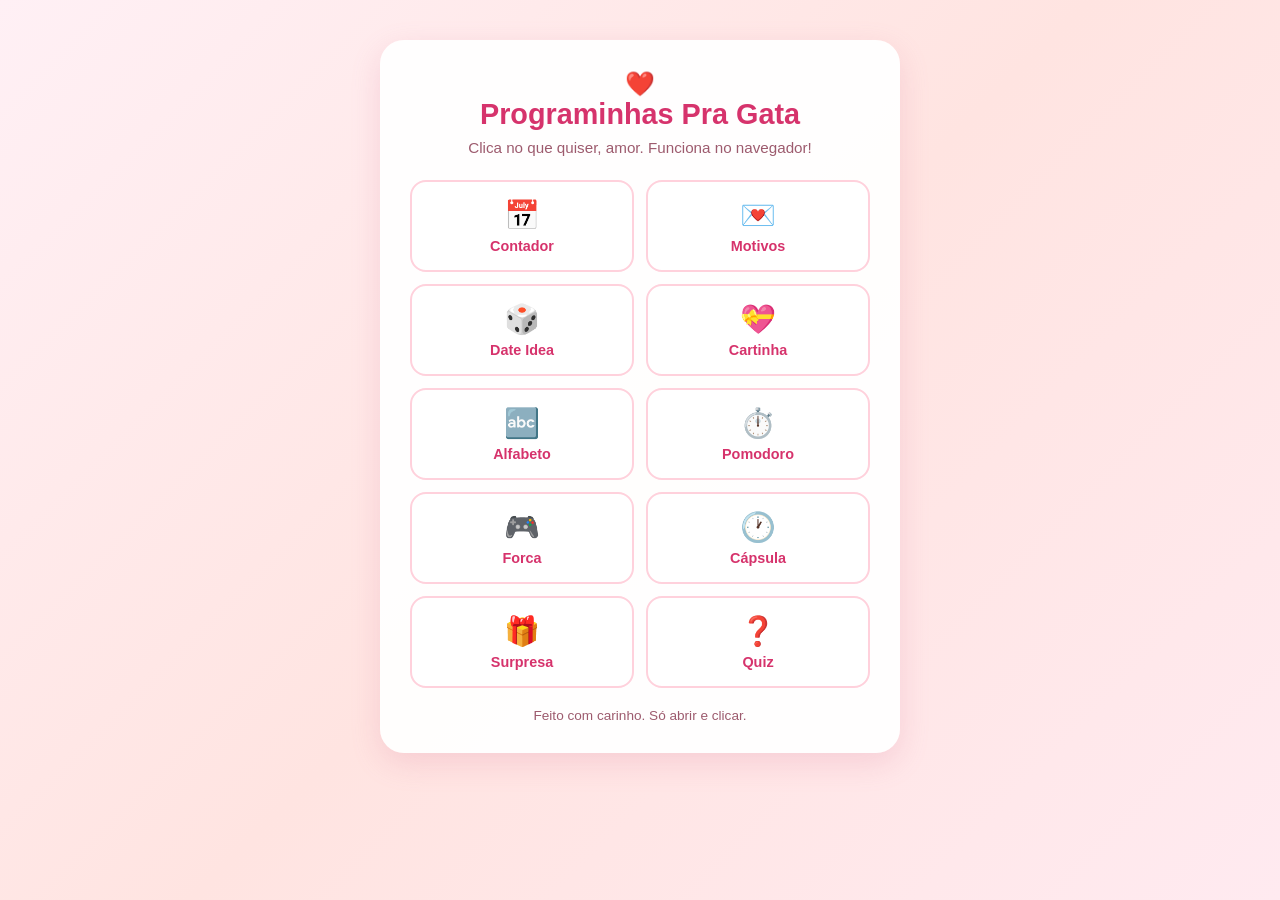
<file: html/index.html>
<!DOCTYPE html>
<html lang="pt-BR">
<head>
  <meta charset="UTF-8">
  <meta name="viewport" content="width=device-width, initial-scale=1.0">
  <title>Pra Você</title>
  <link rel="stylesheet" href="style.css">
</head>
<body>
  <div class="container">
    <div class="heart">❤️</div>
    <h1>Programinhas Pra Gata</h1>
    <p class="subtitle">Clica no que quiser, amor. Funciona no navegador!</p>

    <div class="grid">
      <a href="contador.html" class="link-card">
        <span class="icon">📅</span>
        <span class="label">Contador</span>
      </a>
      <a href="motivos.html" class="link-card">
        <span class="icon">💌</span>
        <span class="label">Motivos</span>
      </a>
      <a href="date.html" class="link-card">
        <span class="icon">🎲</span>
        <span class="label">Date Idea</span>
      </a>
      <a href="carta.html" class="link-card">
        <span class="icon">💝</span>
        <span class="label">Cartinha</span>
      </a>
      <a href="alfabeto.html" class="link-card">
        <span class="icon">🔤</span>
        <span class="label">Alfabeto</span>
      </a>
      <a href="pomodoro.html" class="link-card">
        <span class="icon">⏱️</span>
        <span class="label">Pomodoro</span>
      </a>
      <a href="forca.html" class="link-card">
        <span class="icon">🎮</span>
        <span class="label">Forca</span>
      </a>
      <a href="capsula.html" class="link-card">
        <span class="icon">🕐</span>
        <span class="label">Cápsula</span>
      </a>
      <a href="surpresa.html" class="link-card">
        <span class="icon">🎁</span>
        <span class="label">Surpresa</span>
      </a>
      <a href="quiz.html" class="link-card">
        <span class="icon">❓</span>
        <span class="label">Quiz</span>
      </a>
    </div>

    <p style="margin-top: 20px; color: #9d5b6e; font-size: 0.85rem;">
      Feito com carinho. Só abrir e clicar.
    </p>
  </div>
</body>
</html>
</file>
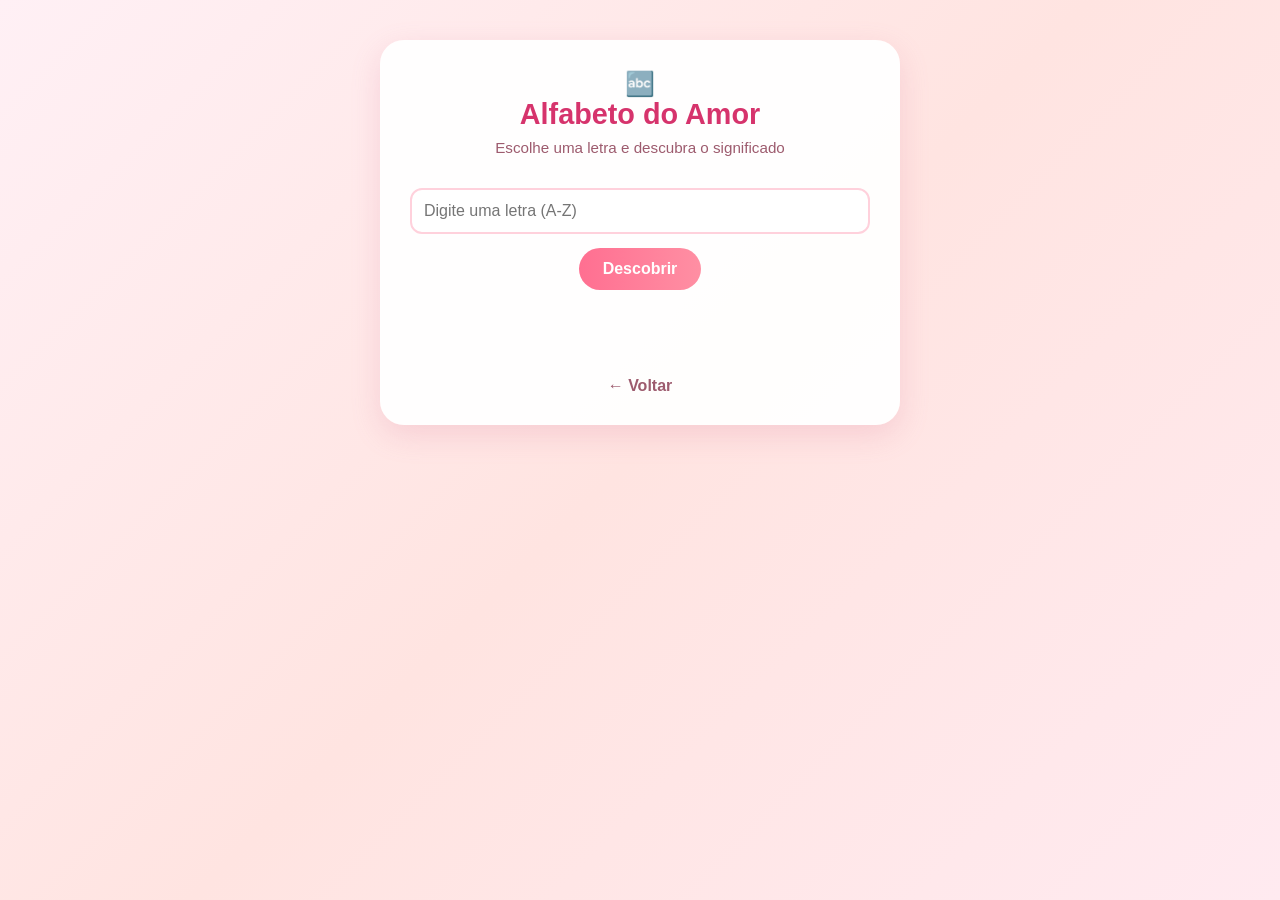
<file: html/alfabeto.html>
<!DOCTYPE html>
<html lang="pt-BR">
<head>
  <meta charset="UTF-8">
  <meta name="viewport" content="width=device-width, initial-scale=1.0">
  <title>Alfabeto do Amor</title>
  <link rel="stylesheet" href="style.css">
</head>
<body>
  <div class="container">
    <div class="heart">🔤</div>
    <h1>Alfabeto do Amor</h1>
    <p class="subtitle">Escolhe uma letra e descubra o significado</p>

    <input type="text" id="letra" maxlength="1" placeholder="Digite uma letra (A-Z)">
    <button onclick="ver()">Descobrir</button>

    <div class="result" id="resultado"></div>

    <a href="index.html" class="voltar">← Voltar</a>
  </div>

  <script>
    const alfabeto = {
      A: "Amor que só cresce",
      B: "Beijo que acalma",
      C: "Carinho sem fim",
      D: "Dias felizes com você",
      E: "Encontro que sonho",
      F: "Felicidade em você",
      G: "Gratidão por ter você",
      H: "Humor que me contagia",
      I: "Infinito é pouco",
      J: "Juntos em tudo",
      L: "Luz da minha vida",
      M: "Meu mundo é você",
      N: "Nossa história linda",
      O: "Olhar que me derrete",
      P: "Parte de mim",
      Q: "Quero você sempre",
      R: "Risada que amo",
      S: "Sonho realizado",
      T: "Te amo demais",
      U: "Única pra mim",
      V: "Vida ao seu lado",
      X: "Xodó do meu coração",
      Z: "Zelo e cuidado"
    };

    function ver() {
      const letra = document.getElementById('letra').value.toUpperCase();
      const res = document.getElementById('resultado');
      if (alfabeto[letra]) {
        res.textContent = `${letra} é: ${alfabeto[letra]}`;
      } else {
        res.textContent = "Ainda não sei... mas com certeza tem a ver com você.";
      }
    }

    document.getElementById('letra').addEventListener('keypress', e => {
      if (e.key === 'Enter') ver();
    });
  </script>
</body>
</html>
</file>
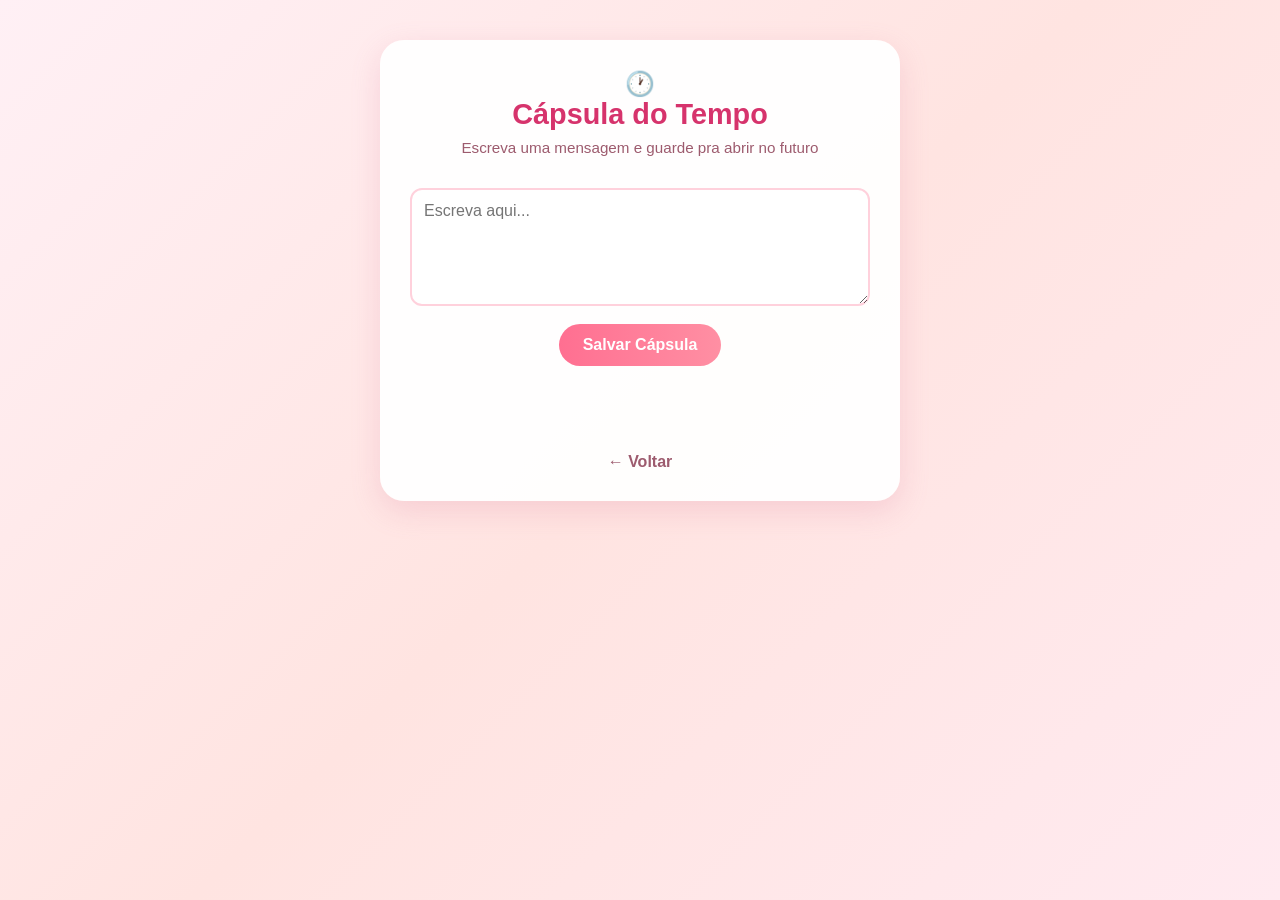
<file: html/capsula.html>
<!DOCTYPE html>
<html lang="pt-BR">
<head>
  <meta charset="UTF-8">
  <meta name="viewport" content="width=device-width, initial-scale=1.0">
  <title>Cápsula do Tempo</title>
  <link rel="stylesheet" href="style.css">
</head>
<body>
  <div class="container">
    <div class="heart">🕐</div>
    <h1>Cápsula do Tempo</h1>
    <p class="subtitle">Escreva uma mensagem e guarde pra abrir no futuro</p>

    <textarea id="mensagem" rows="5" placeholder="Escreva aqui..."></textarea>
    <button onclick="salvar()">Salvar Cápsula</button>

    <div class="result" id="resultado"></div>

    <a href="index.html" class="voltar">← Voltar</a>
  </div>

  <script>
    function salvar() {
      const texto = document.getElementById('mensagem').value;
      if (!texto.trim()) {
        document.getElementById('resultado').textContent = 'Escreve algo antes de salvar!';
        return;
      }

      const hoje = new Date().toISOString().split('T')[0];
      const conteudo = `Cápsula do Tempo - ${hoje}\n====================\n${texto}\n====================\n`;
      const blob = new Blob([conteudo], { type: 'text/plain' });
      const url = URL.createObjectURL(blob);
      const a = document.createElement('a');
      a.href = url;
      a.download = `capsula_${hoje}.txt`;
      a.click();
      URL.revokeObjectURL(url);

      document.getElementById('resultado').textContent = 'Cápsula salva! Guarde o arquivo com carinho.';
    }
  </script>
</body>
</html>
</file>
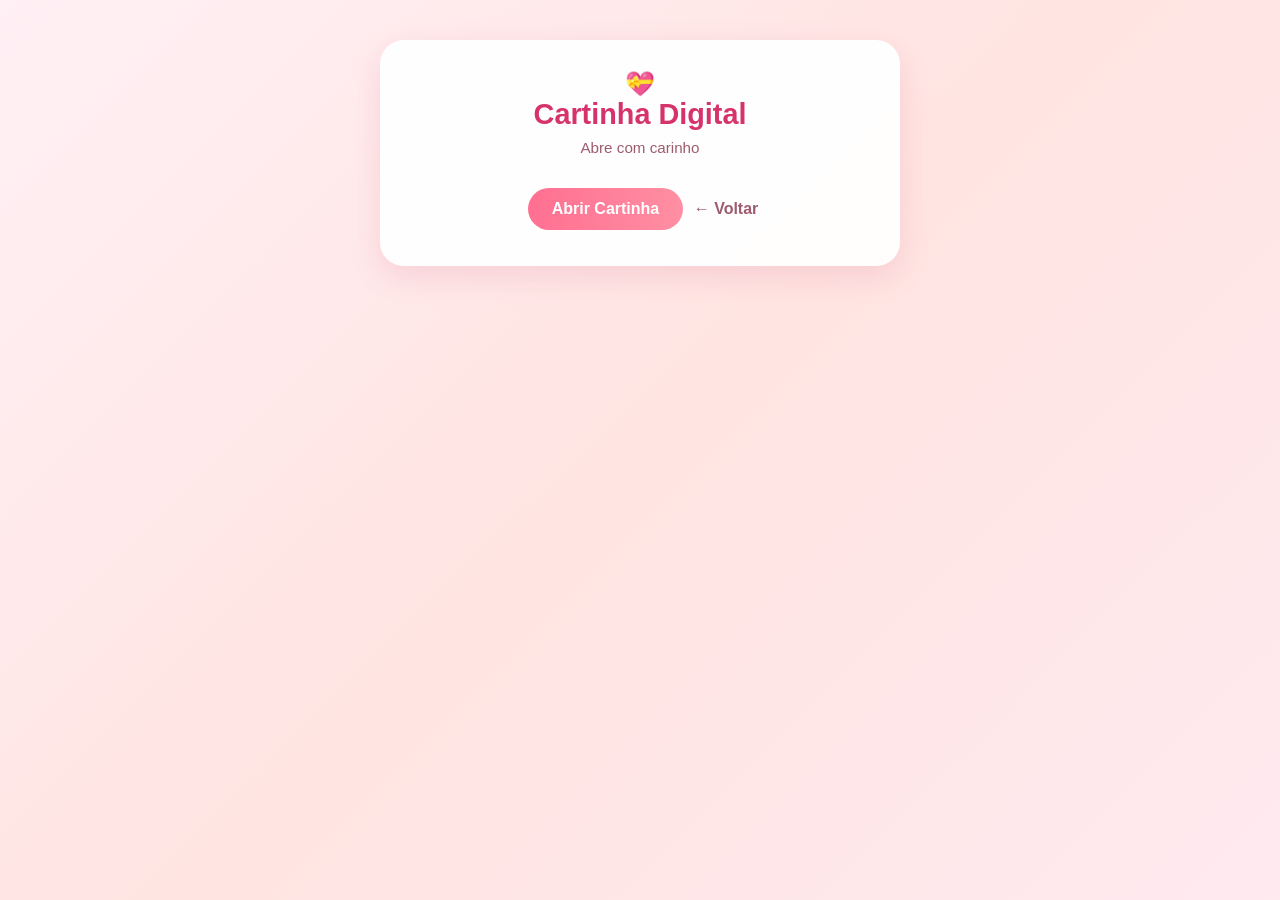
<file: html/carta.html>
<!DOCTYPE html>
<html lang="pt-BR">
<head>
  <meta charset="UTF-8">
  <meta name="viewport" content="width=device-width, initial-scale=1.0">
  <title>Cartinha Digital</title>
  <link rel="stylesheet" href="style.css">
</head>
<body>
  <div class="container">
    <div class="heart">💝</div>
    <h1>Cartinha Digital</h1>
    <p class="subtitle">Abre com carinho</p>

    <button id="btn" onclick="mostrar()">Abrir Cartinha</button>

    <div class="carta" id="carta" style="display: none;">
      <p>Oi, amor,</p>
      <p>
        Sei que às vezes as palavras sozinhas não são suficientes,
        então deixei esse programinha aqui pra te lembrar uma coisa bem importante:
      </p>
      <p style="text-align: center; font-size: 1.3rem; color: #d6336c; margin: 20px 0;">
        <strong>Eu te amo. Hoje, amanhã e sempre.</strong>
      </p>
      <p>
        Obrigado por ser você. Obrigado por existir.
      </p>
      <p style="text-align: right;">Com amor,<br>Eu</p>
    </div>

    <a href="index.html" class="voltar">← Voltar</a>
  </div>

  <script>
    function mostrar() {
      document.getElementById('carta').style.display = 'block';
      document.getElementById('btn').style.display = 'none';
    }
  </script>
</body>
</html>
</file>
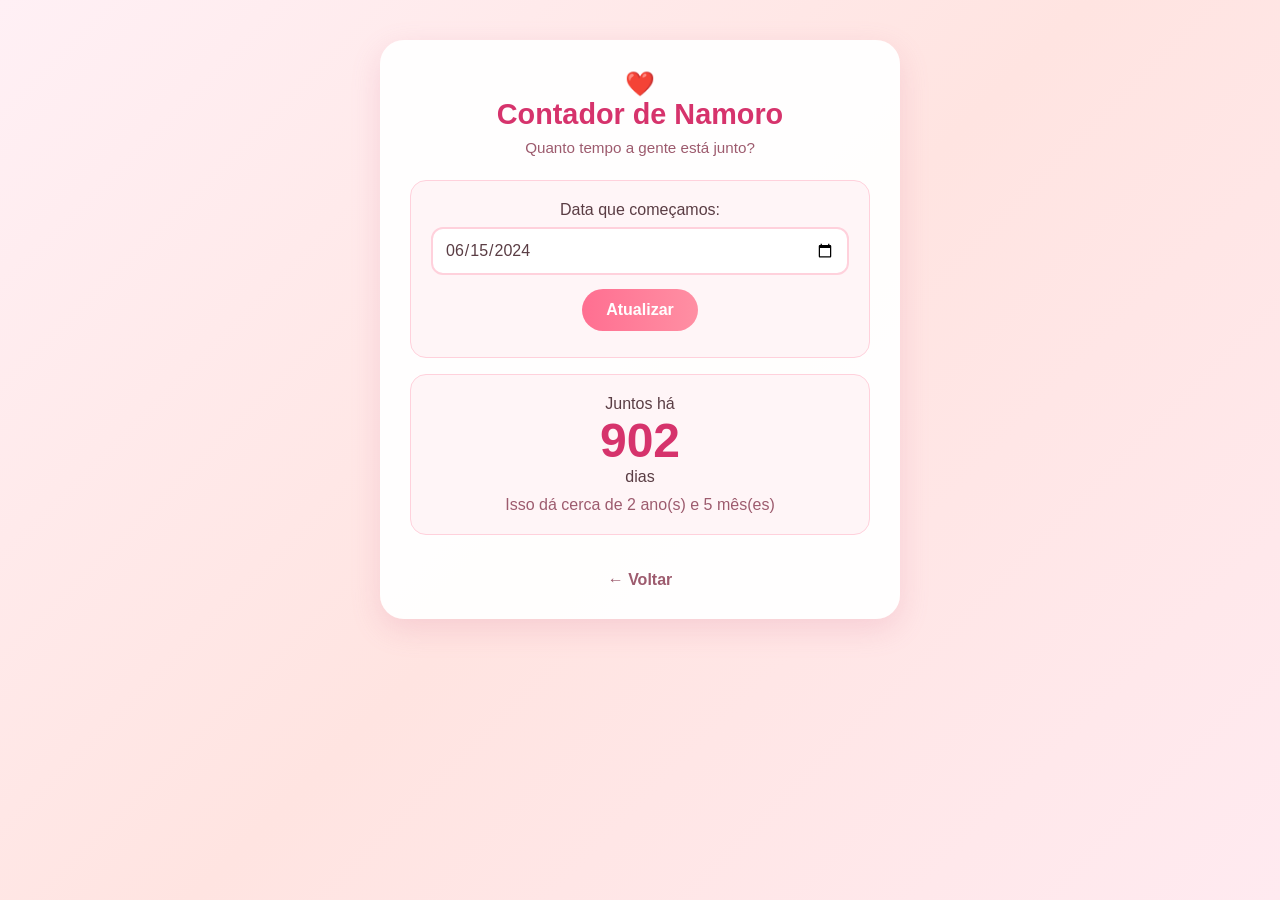
<file: html/contador.html>
<!DOCTYPE html>
<html lang="pt-BR">
<head>
  <meta charset="UTF-8">
  <meta name="viewport" content="width=device-width, initial-scale=1.0">
  <title>Contador de Namoro</title>
  <link rel="stylesheet" href="style.css">
</head>
<body>
  <div class="container">
    <div class="heart">❤️</div>
    <h1>Contador de Namoro</h1>
    <p class="subtitle">Quanto tempo a gente está junto?</p>

    <div class="card">
      <label for="data">Data que começamos:</label>
      <input type="date" id="data" value="2024-06-15">
      <button onclick="calcular()">Atualizar</button>
    </div>

    <div class="card">
      <p>Juntos há</p>
      <div class="big-number" id="dias">0</div>
      <p>dias</p>
      <p id="detalhe" style="margin-top: 10px; color: #9d5b6e;"></p>
    </div>

    <a href="index.html" class="voltar">← Voltar</a>
  </div>

  <script>
    function calcular() {
      const inicio = new Date(document.getElementById('data').value);
      const hoje = new Date();
      const diff = Math.floor((hoje - inicio) / (1000 * 60 * 60 * 24));
      const anos = Math.floor(diff / 365);
      const meses = Math.floor((diff % 365) / 30);

      document.getElementById('dias').textContent = diff;
      document.getElementById('detalhe').textContent = `Isso dá cerca de ${anos} ano(s) e ${meses} mês(es)`;
    }

    calcular();
  </script>
</body>
</html>
</file>
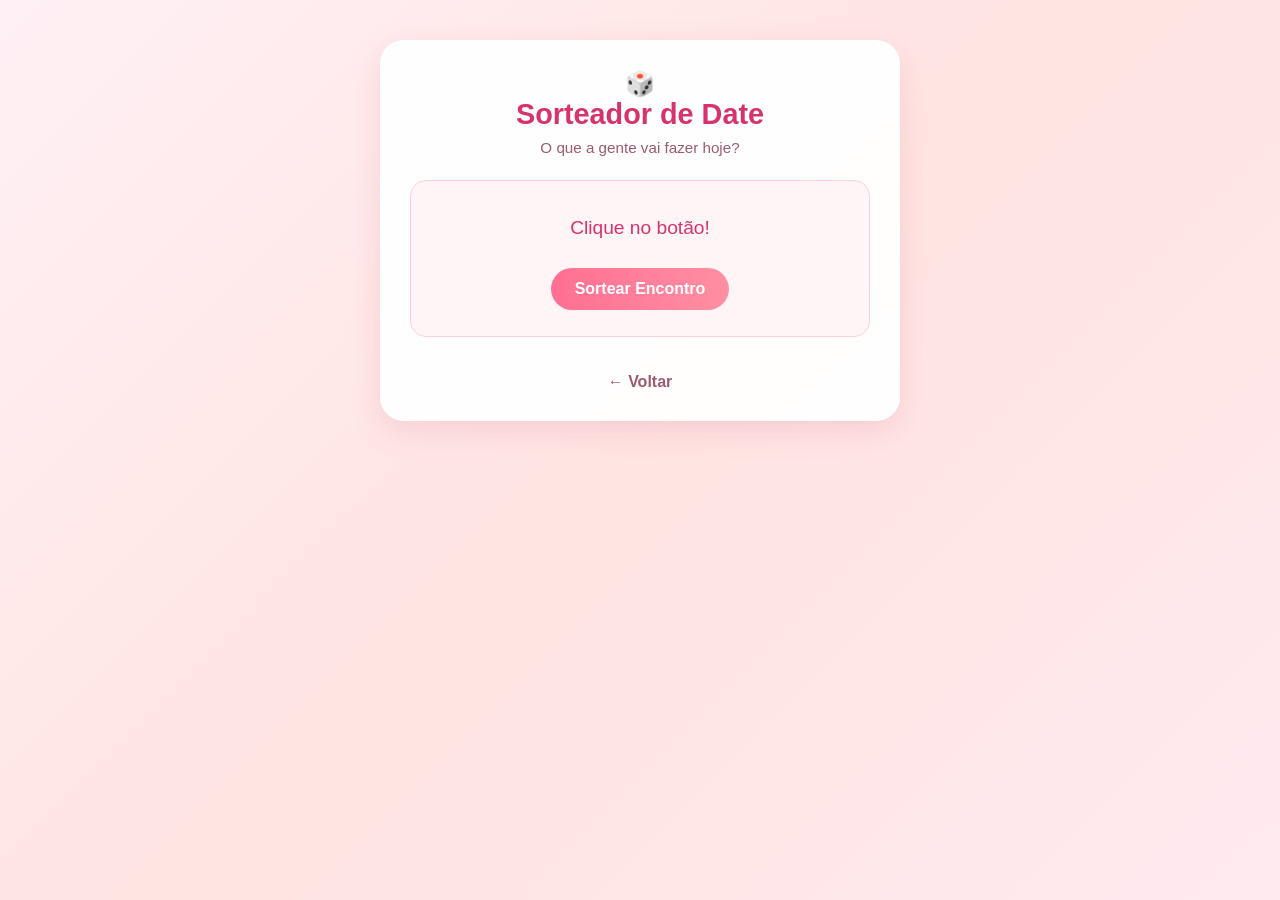
<file: html/date.html>
<!DOCTYPE html>
<html lang="pt-BR">
<head>
  <meta charset="UTF-8">
  <meta name="viewport" content="width=device-width, initial-scale=1.0">
  <title>Sorteador de Date</title>
  <link rel="stylesheet" href="style.css">
</head>
<body>
  <div class="container">
    <div class="heart">🎲</div>
    <h1>Sorteador de Date</h1>
    <p class="subtitle">O que a gente vai fazer hoje?</p>

    <div class="card">
      <div class="result" id="resultado">Clique no botão!</div>
      <button onclick="sortear()">Sortear Encontro</button>
    </div>

    <a href="index.html" class="voltar">← Voltar</a>
  </div>

  <script>
    const encontros = [
      "Filminho em casa com pipoca",
      "Piquenique no parque",
      "Jantar em um restaurante novo",
      "Noite de jogos de tabuleiro",
      "Cozinhar juntos uma receita nova",
      "Passeio de mãos dadas no shopping",
      "Sessão de fotos juntos",
      "Viagem de um dia pra um lugar novo",
      "Aula de dança em casa",
      "Dia de spa caseiro",
      "Pôr do sol num lugar bonito",
      "Maratona de série favorita"
    ];

    function sortear() {
      const sorte = encontros[Math.floor(Math.random() * encontros.length)];
      document.getElementById('resultado').textContent = sorte;
    }
  </script>
</body>
</html>
</file>
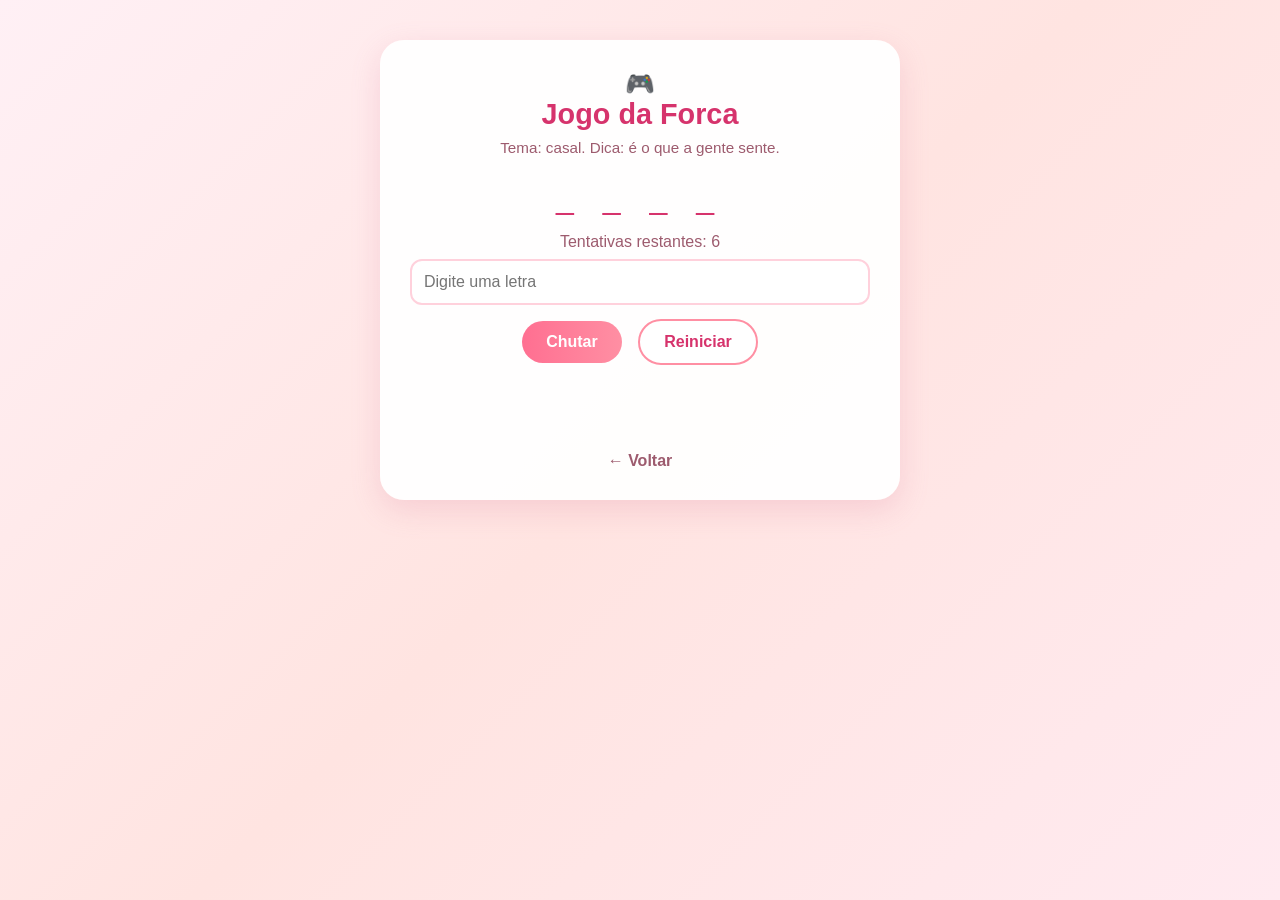
<file: html/forca.html>
<!DOCTYPE html>
<html lang="pt-BR">
<head>
  <meta charset="UTF-8">
  <meta name="viewport" content="width=device-width, initial-scale=1.0">
  <title>Jogo da Forca</title>
  <link rel="stylesheet" href="style.css">
</head>
<body>
  <div class="container">
    <div class="heart">🎮</div>
    <h1>Jogo da Forca</h1>
    <p class="subtitle">Tema: casal. Dica: é o que a gente sente.</p>

    <div class="hangman" id="palavra">_ _ _ _</div>
    <p style="color: #9d5b6e;">Tentativas restantes: <span id="tentativas">6</span></p>

    <input type="text" id="letra" maxlength="1" placeholder="Digite uma letra">
    <button onclick="jogar()">Chutar</button>
    <button class="secondary" onclick="reiniciar()">Reiniciar</button>

    <div class="result" id="mensagem"></div>

    <a href="index.html" class="voltar">← Voltar</a>
  </div>

  <script>
    let palavra = 'amor';
    let digitadas = [];
    let tentativas = 6;

    function atualizar() {
      const mostrada = palavra.split('').map(l => digitadas.includes(l) ? l : '_').join(' ');
      document.getElementById('palavra').textContent = mostrada;
      document.getElementById('tentativas').textContent = tentativas;

      if (!mostrada.includes('_')) {
        document.getElementById('mensagem').textContent = 'Parabéns! Você acertou!';
        document.getElementById('letra').disabled = true;
      } else if (tentativas === 0) {
        document.getElementById('mensagem').textContent = `Você perdeu! A palavra era: ${palavra}`;
        document.getElementById('letra').disabled = true;
      }
    }

    function jogar() {
      const input = document.getElementById('letra');
      const letra = input.value.toLowerCase();
      input.value = '';

      if (!letra || digitadas.includes(letra)) return;

      digitadas.push(letra);
      if (!palavra.includes(letra)) {
        tentativas--;
      }
      atualizar();
    }

    function reiniciar() {
      palavra = 'amor';
      digitadas = [];
      tentativas = 6;
      document.getElementById('mensagem').textContent = '';
      document.getElementById('letra').disabled = false;
      atualizar();
    }

    atualizar();
  </script>
</body>
</html>
</file>
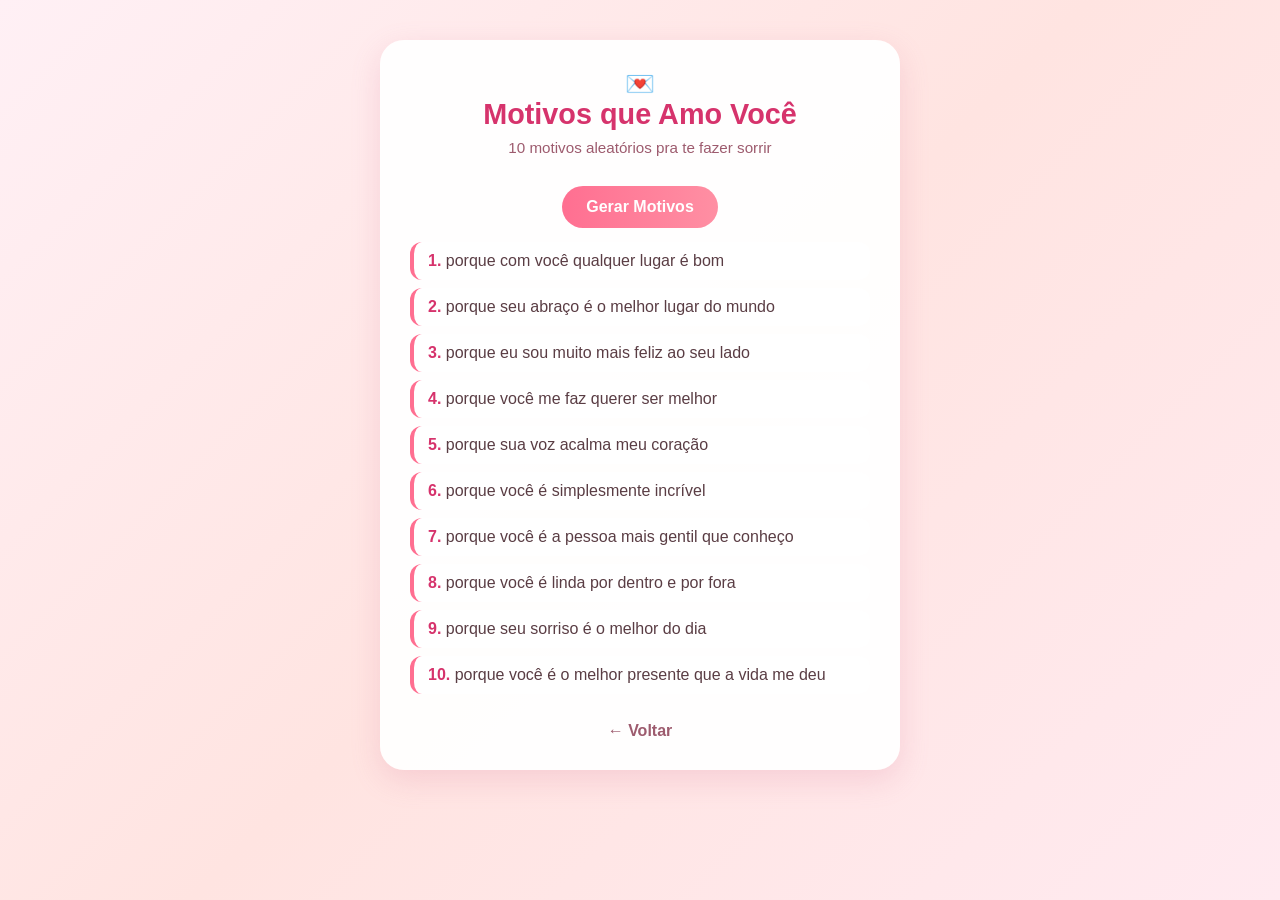
<file: html/motivos.html>
<!DOCTYPE html>
<html lang="pt-BR">
<head>
  <meta charset="UTF-8">
  <meta name="viewport" content="width=device-width, initial-scale=1.0">
  <title>Motivos que Amo Você</title>
  <link rel="stylesheet" href="style.css">
</head>
<body>
  <div class="container">
    <div class="heart">💌</div>
    <h1>Motivos que Amo Você</h1>
    <p class="subtitle">10 motivos aleatórios pra te fazer sorrir</p>

    <button onclick="gerar()">Gerar Motivos</button>

    <ul class="lista" id="lista"></ul>

    <a href="index.html" class="voltar">← Voltar</a>
  </div>

  <script>
    const motivos = [
      "porque você me faz rir sem fazer nada",
      "porque seu sorriso é o melhor do dia",
      "porque você é a pessoa mais gentil que conheço",
      "porque com você qualquer lugar é bom",
      "porque você me apoia em tudo",
      "porque sua voz acalma meu coração",
      "porque você é linda por dentro e por fora",
      "porque você é o melhor presente que a vida me deu",
      "porque eu sou muito mais feliz ao seu lado",
      "porque você é simplesmente incrível",
      "porque seu abraço é o melhor lugar do mundo",
      "porque você me faz querer ser melhor"
    ];

    function gerar() {
      const escolhidos = [];
      const copia = [...motivos];
      for (let i = 0; i < 10 && copia.length > 0; i++) {
        const idx = Math.floor(Math.random() * copia.length);
        escolhidos.push(copia.splice(idx, 1)[0]);
      }

      const lista = document.getElementById('lista');
      lista.innerHTML = '';
      escolhidos.forEach(m => {
        const li = document.createElement('li');
        li.textContent = m;
        lista.appendChild(li);
      });
    }

    gerar();
  </script>
</body>
</html>
</file>
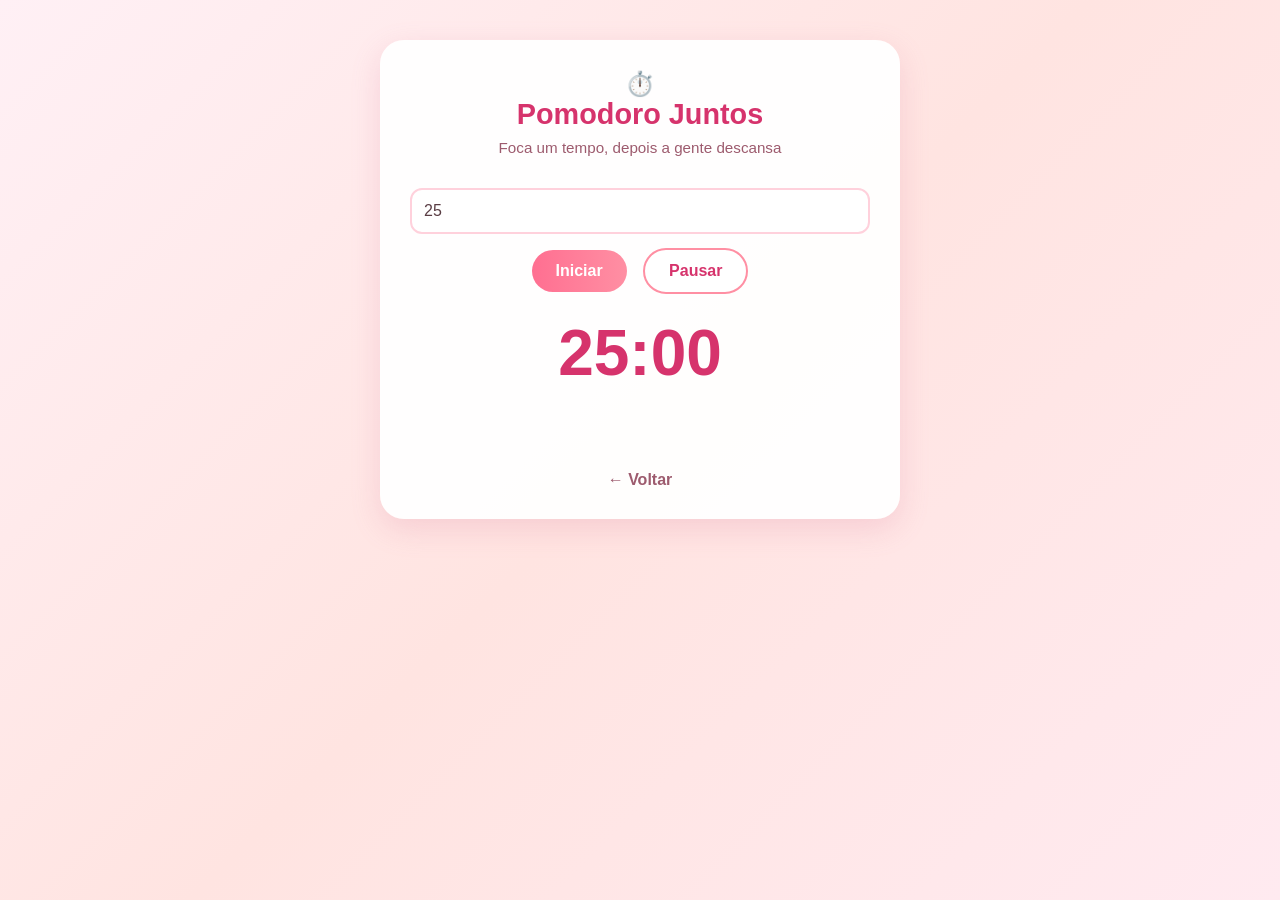
<file: html/pomodoro.html>
<!DOCTYPE html>
<html lang="pt-BR">
<head>
  <meta charset="UTF-8">
  <meta name="viewport" content="width=device-width, initial-scale=1.0">
  <title>Pomodoro Juntos</title>
  <link rel="stylesheet" href="style.css">
</head>
<body>
  <div class="container">
    <div class="heart">⏱️</div>
    <h1>Pomodoro Juntos</h1>
    <p class="subtitle">Foca um tempo, depois a gente descansa</p>

    <input type="number" id="minutos" value="25" min="1" max="120">
    <button onclick="iniciar()">Iniciar</button>
    <button class="secondary" onclick="pausar()">Pausar</button>

    <div class="pomodoro-display" id="display">25:00</div>
    <div class="result" id="mensagem"></div>

    <a href="index.html" class="voltar">← Voltar</a>
  </div>

  <script>
    let intervalo;
    let segundosRestantes = 25 * 60;
    let rodando = false;

    function atualizarDisplay() {
      const m = Math.floor(segundosRestantes / 60).toString().padStart(2, '0');
      const s = (segundosRestantes % 60).toString().padStart(2, '0');
      document.getElementById('display').textContent = `${m}:${s}`;
    }

    function iniciar() {
      if (rodando) return;
      const min = parseInt(document.getElementById('minutos').value) || 25;
      segundosRestantes = min * 60;
      rodando = true;
      document.getElementById('mensagem').textContent = 'Vamos focar juntos!';

      intervalo = setInterval(() => {
        segundosRestantes--;
        atualizarDisplay();
        if (segundosRestantes <= 0) {
          clearInterval(intervalo);
          rodando = false;
          document.getElementById('mensagem').textContent = 'Pausa merecida! Foco concluído.';
        }
      }, 1000);
    }

    function pausar() {
      clearInterval(intervalo);
      rodando = false;
      document.getElementById('mensagem').textContent = 'Pausado.';
    }

    atualizarDisplay();
  </script>
</body>
</html>
</file>
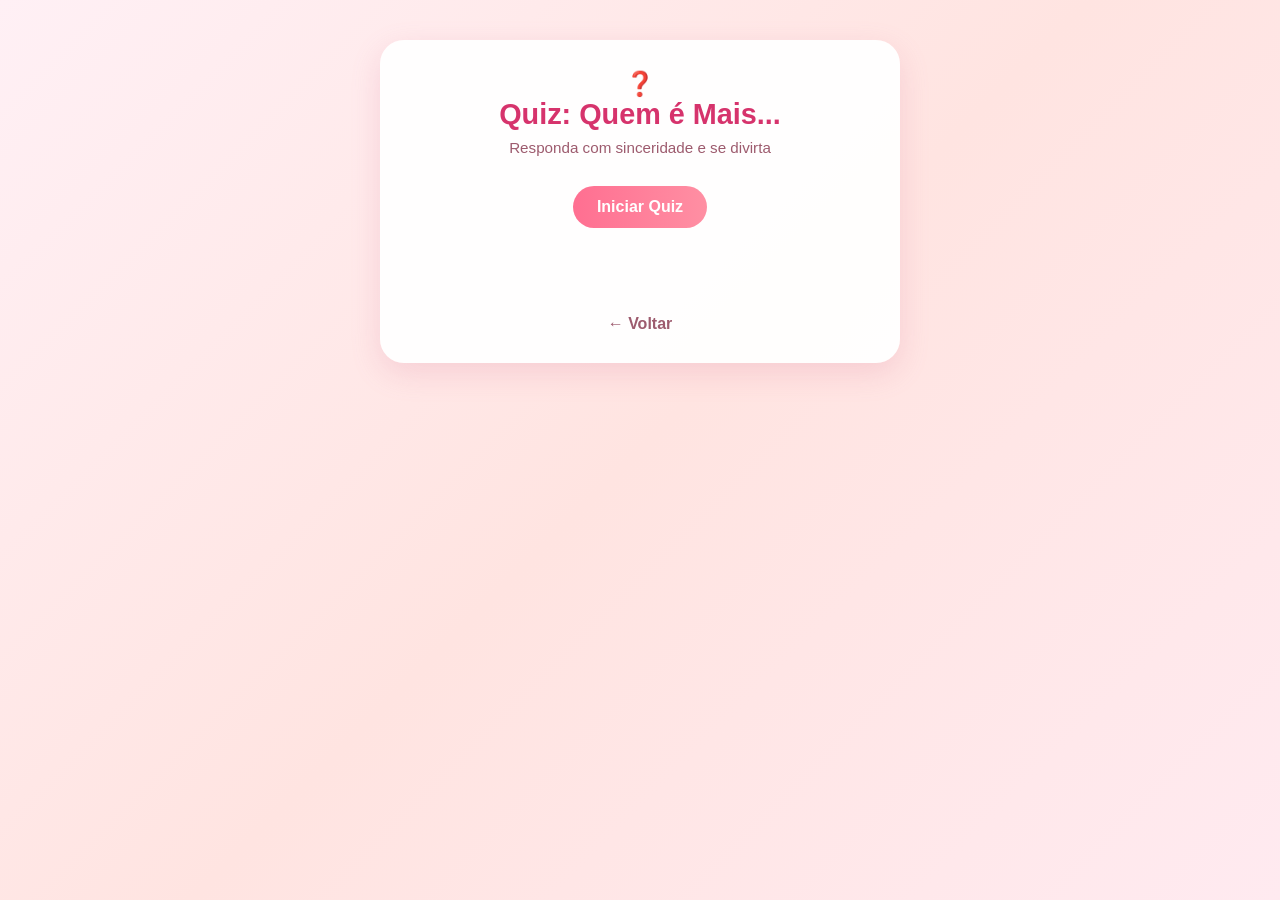
<file: html/quiz.html>
<!DOCTYPE html>
<html lang="pt-BR">
<head>
  <meta charset="UTF-8">
  <meta name="viewport" content="width=device-width, initial-scale=1.0">
  <title>Quiz do Casal</title>
  <link rel="stylesheet" href="style.css">
</head>
<body>
  <div class="container">
    <div class="heart">❓</div>
    <h1>Quiz: Quem é Mais...</h1>
    <p class="subtitle">Responda com sinceridade e se divirta</p>

    <div class="card" id="pergunta-card" style="display: none;">
      <p id="pergunta" style="font-size: 1.2rem; margin-bottom: 16px;"></p>
      <div class="quiz-opcoes">
        <button onclick="responder('eu')">Eu</button>
        <button onclick="responder('ela')" class="secondary">Ela</button>
      </div>
    </div>

    <button id="iniciar" onclick="iniciar()">Iniciar Quiz</button>
    <div class="result" id="resultado"></div>

    <a href="index.html" class="voltar">← Voltar</a>
  </div>

  <script>
    const perguntas = [
      "Quem é mais provável de dormir tarde?",
      "Quem é mais bagunceiro?",
      "Quem fala 'te amo' primeiro?",
      "Quem escolhe o filme?",
      "Quem é mais ciumento?"
    ];

    let idx = 0;
    let eu = 0;
    let ela = 0;

    function iniciar() {
      idx = 0;
      eu = 0;
      ela = 0;
      document.getElementById('iniciar').style.display = 'none';
      document.getElementById('pergunta-card').style.display = 'block';
      document.getElementById('resultado').textContent = '';
      mostrar();
    }

    function mostrar() {
      if (idx < perguntas.length) {
        document.getElementById('pergunta').textContent = perguntas[idx];
      } else {
        document.getElementById('pergunta-card').style.display = 'none';
        document.getElementById('iniciar').style.display = 'inline-block';
        document.getElementById('iniciar').textContent = 'Jogar de Novo';
        document.getElementById('resultado').textContent = `Resultado: ${eu}x 'eu' / ${ela}x 'ela' — Obrigado por brincar comigo!`;
      }
    }

    function responder(quem) {
      if (quem === 'eu') eu++;
      else ela++;
      idx++;
      mostrar();
    }
  </script>
</body>
</html>
</file>
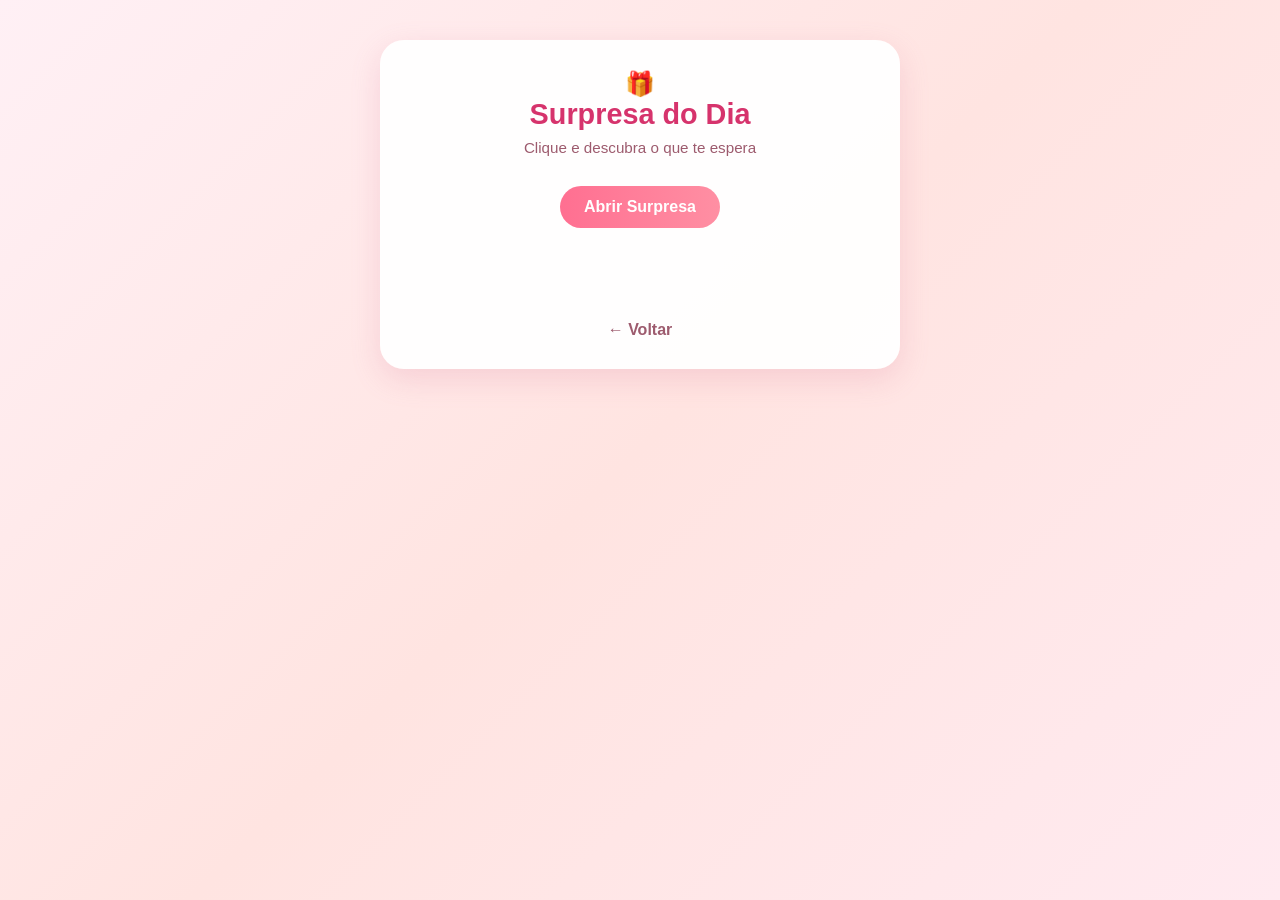
<file: html/surpresa.html>
<!DOCTYPE html>
<html lang="pt-BR">
<head>
  <meta charset="UTF-8">
  <meta name="viewport" content="width=device-width, initial-scale=1.0">
  <title>Surpresa do Dia</title>
  <link rel="stylesheet" href="style.css">
</head>
<body>
  <div class="container">
    <div class="heart">🎁</div>
    <h1>Surpresa do Dia</h1>
    <p class="subtitle">Clique e descubra o que te espera</p>

    <button onclick="surpreender()">Abrir Surpresa</button>
    <div class="result" id="resultado" style="font-size: 1.3rem; margin-top: 20px;"></div>

    <a href="index.html" class="voltar">← Voltar</a>
  </div>

  <script>
    const surpresas = [
      "Hoje o café/chá é por minha conta",
      "Vou te mandar uma foto que ninguém viu ainda",
      "Preparei uma playlist com músicas que me lembram você",
      "Vou te dar um abraço de 30 segundos",
      "Hoje eu escolho o filme e você escolhe a comida",
      "Vou te mandar 3 coisas que amo em você agora",
      "Dia de pedir qualquer delivery juntos",
      "Hoje soube que você é a melhor parte do meu dia",
      "Vou te contar uma lembrança feliz nossa",
      "Surpresa: eu te amo muito"
    ];

    function surpreender() {
      const sorte = surpresas[Math.floor(Math.random() * surpresas.length)];
      document.getElementById('resultado').textContent = sorte;
    }
  </script>
</body>
</html>
</file>
<file: html/style.css>
/* Reset */
* {
  margin: 0;
  padding: 0;
  box-sizing: border-box;
}

body {
  font-family: 'Segoe UI', Tahoma, Geneva, Verdana, sans-serif;
  background: linear-gradient(135deg, #fff0f5 0%, #ffe4e1 50%, #ffeaf0 100%);
  min-height: 100vh;
  color: #5a3d44;
  display: flex;
  flex-direction: column;
  align-items: center;
  padding: 20px;
}

.container {
  width: 100%;
  max-width: 520px;
  background: rgba(255, 255, 255, 0.95);
  border-radius: 24px;
  box-shadow: 0 10px 30px rgba(214, 112, 145, 0.2);
  padding: 30px;
  margin-top: 20px;
  text-align: center;
}

h1 {
  font-size: 1.8rem;
  color: #d6336c;
  margin-bottom: 8px;
}

.subtitle {
  color: #9d5b6e;
  font-size: 0.95rem;
  margin-bottom: 24px;
}

.card {
  background: #fff5f7;
  border-radius: 16px;
  padding: 20px;
  margin: 16px 0;
  border: 1px solid #ffd1dc;
}

.big-number {
  font-size: 3rem;
  font-weight: bold;
  color: #d6336c;
}

button {
  background: linear-gradient(90deg, #ff6f91, #ff8fa3);
  color: white;
  border: none;
  padding: 12px 24px;
  border-radius: 30px;
  font-size: 1rem;
  cursor: pointer;
  transition: transform 0.2s, box-shadow 0.2s;
  margin: 6px;
  font-weight: 600;
}

button:hover {
  transform: translateY(-2px);
  box-shadow: 0 6px 18px rgba(214, 51, 108, 0.35);
}

button.secondary {
  background: #fff;
  color: #d6336c;
  border: 2px solid #ff8fa3;
}

input, textarea, select {
  width: 100%;
  padding: 12px;
  margin: 8px 0;
  border: 2px solid #ffd1dc;
  border-radius: 12px;
  font-family: inherit;
  font-size: 1rem;
  color: #5a3d44;
  background: #fff;
}

input:focus, textarea:focus, select:focus {
  outline: none;
  border-color: #ff6f91;
}

.result {
  font-size: 1.2rem;
  color: #d6336c;
  margin: 16px 0;
  min-height: 1.5em;
}

.lista {
  text-align: left;
  list-style: none;
  counter-reset: motivos;
}

.lista li {
  padding: 10px 14px;
  margin: 8px 0;
  background: #fff;
  border-radius: 12px;
  border-left: 4px solid #ff6f91;
}

.lista li::before {
  counter-increment: motivos;
  content: counter(motivos) ". ";
  color: #d6336c;
  font-weight: bold;
}

.grid {
  display: grid;
  grid-template-columns: repeat(2, 1fr);
  gap: 12px;
}

.link-card {
  background: #fff;
  border-radius: 16px;
  padding: 16px;
  text-decoration: none;
  color: #5a3d44;
  border: 2px solid #ffd1dc;
  transition: all 0.2s;
  display: flex;
  flex-direction: column;
  align-items: center;
  justify-content: center;
}

.link-card:hover {
  background: #fff0f4;
  border-color: #ff8fa3;
  transform: scale(1.02);
}

.link-card .icon {
  font-size: 1.8rem;
  margin-bottom: 6px;
}

.link-card .label {
  font-size: 0.9rem;
  font-weight: 600;
  color: #d6336c;
}

.carta {
  background: #fff;
  border: 1px solid #ffd1dc;
  border-radius: 16px;
  padding: 20px;
  margin: 16px 0;
  text-align: left;
  line-height: 1.7;
}

.quiz-opcoes {
  display: flex;
  flex-direction: column;
  gap: 10px;
}

.hangman {
  font-size: 2rem;
  letter-spacing: 10px;
  margin: 16px 0;
  color: #d6336c;
}

.pomodoro-display {
  font-size: 4rem;
  font-weight: bold;
  color: #d6336c;
  margin: 16px 0;
  font-variant-numeric: tabular-nums;
}

.heart {
  color: #ff4d6d;
  font-size: 1.5rem;
  animation: pulse 1.5s infinite;
}

@keyframes pulse {
  0%, 100% { transform: scale(1); }
  50% { transform: scale(1.15); }
}

a.voltar {
  display: inline-block;
  margin-top: 20px;
  color: #9d5b6e;
  text-decoration: none;
  font-weight: 600;
}

a.voltar:hover {
  color: #d6336c;
}
</file>
